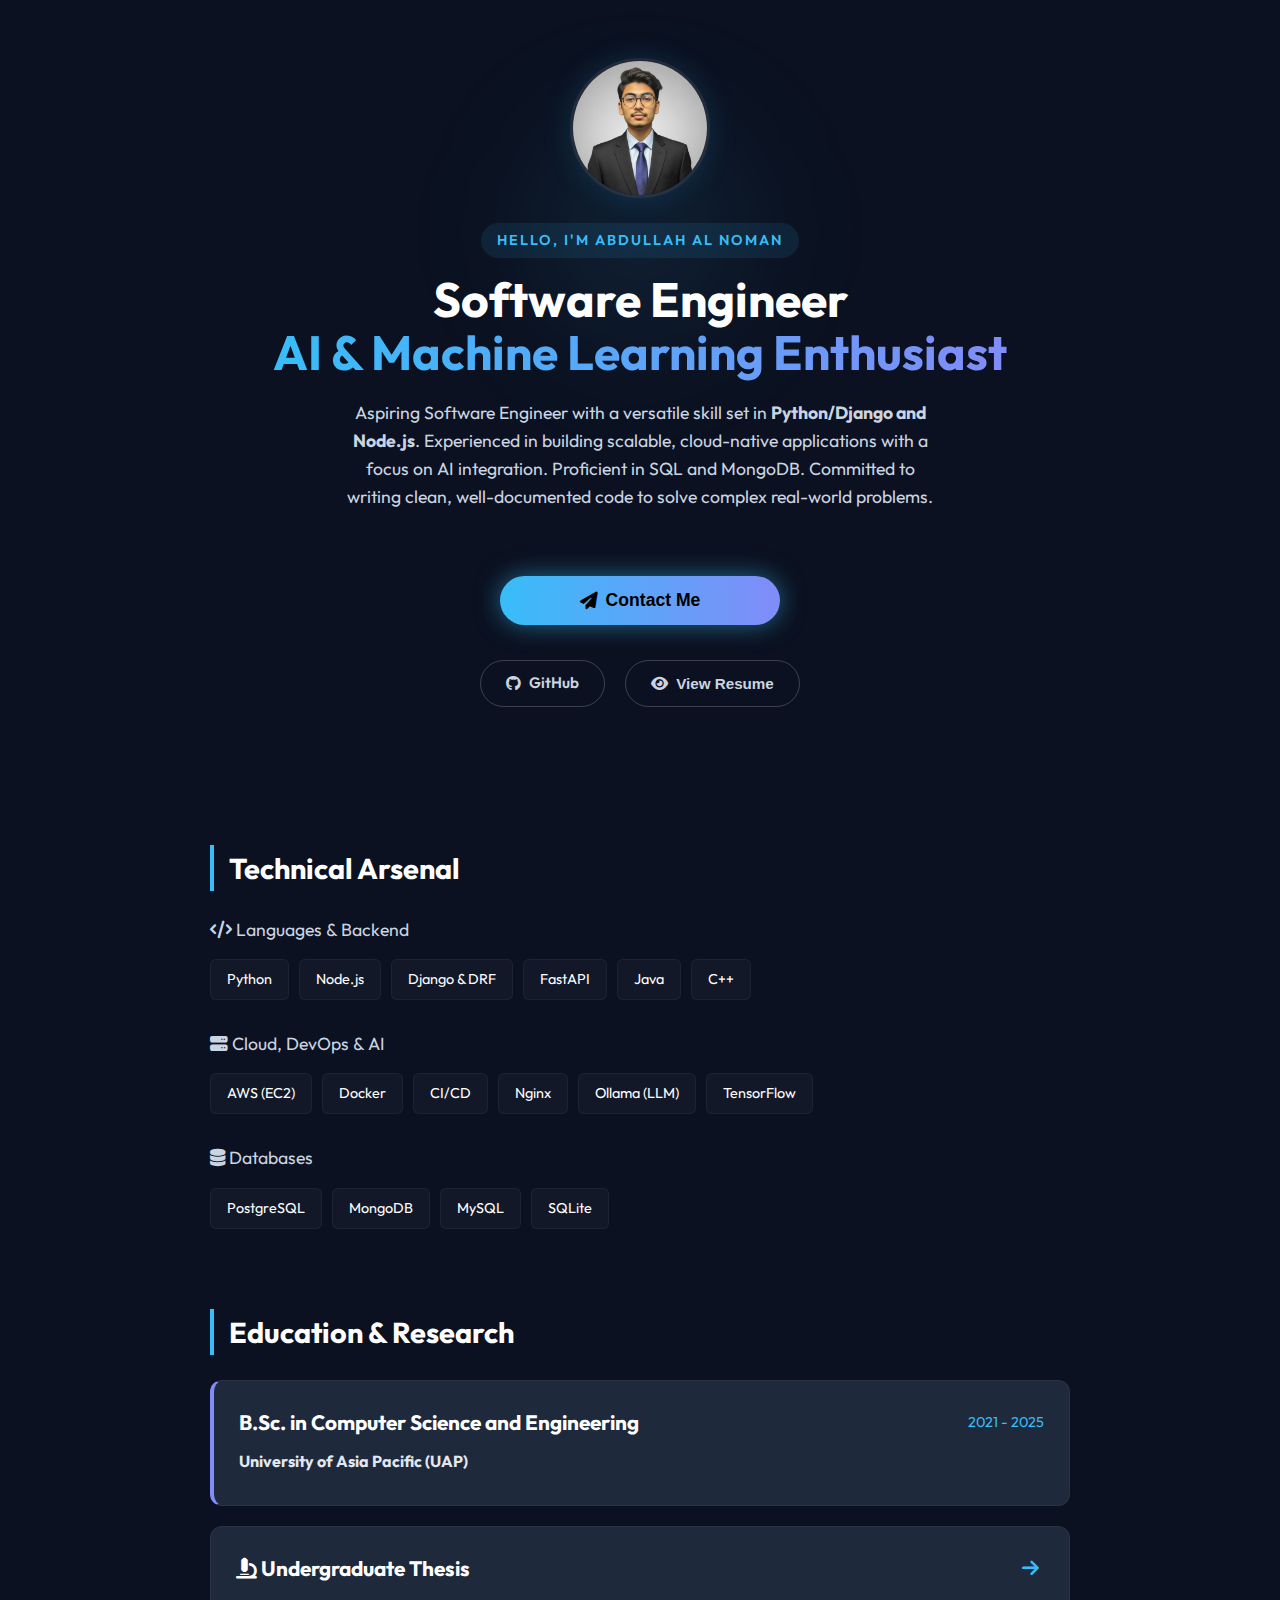
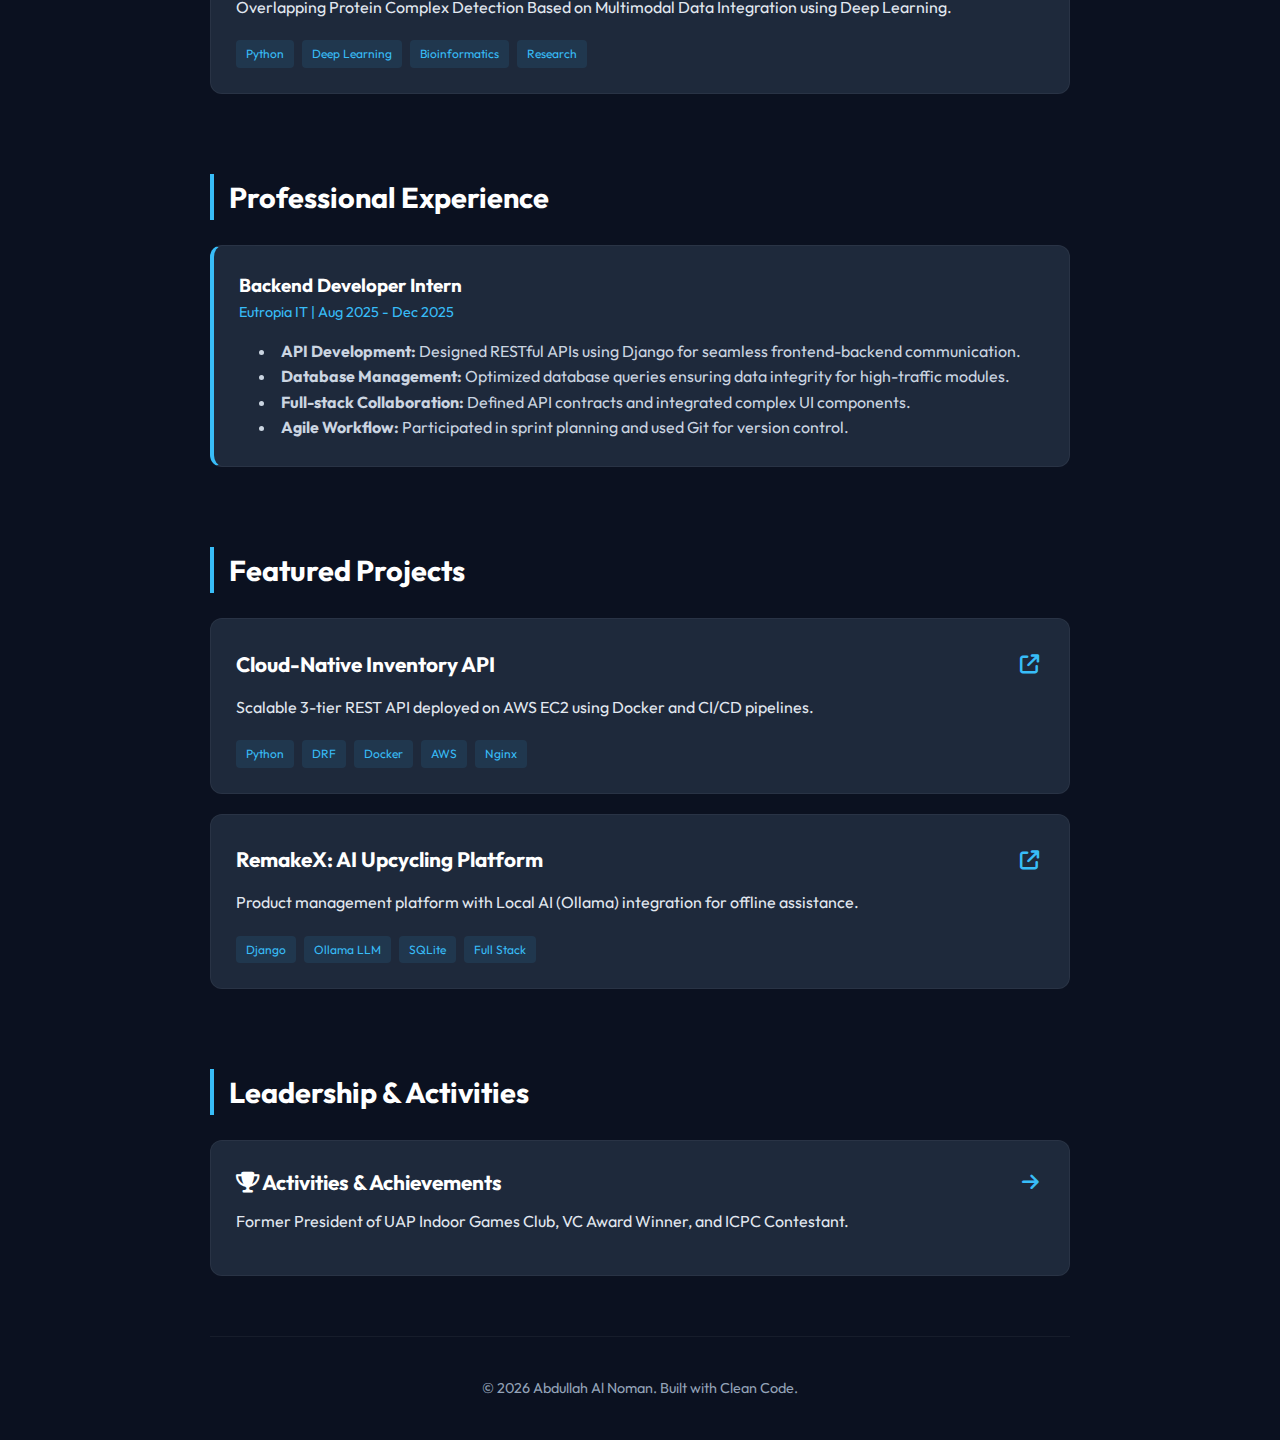
<file: index.html>
<!DOCTYPE html>
<html lang="en">
<head>
    <meta charset="UTF-8">
    <meta name="viewport" content="width=device-width, initial-scale=1.0">
    <title>Abdullah Al Noman | Software Engineer</title>
    <link href="https://fonts.googleapis.com/css2?family=Outfit:wght@300;400;600;700&display=swap" rel="stylesheet">
    <link rel="stylesheet" href="https://cdnjs.cloudflare.com/ajax/libs/font-awesome/6.4.0/css/all.min.css">
    <link rel="stylesheet" href="style.css">
</head>
<body>

    <div class="container">
        
        <!-- HERO SECTION -->
        <header>
            <div class="glow-bg"></div>
            <img src="profile.jpg" alt="Abdullah Al Noman" class="profile-img">
            
            <span class="hero-tag">Hello, I'm Abdullah Al Noman</span>
            
            <h1>
                Software Engineer <br> 
                <span class="gradient-text">AI & Machine Learning Enthusiast</span>
            </h1>
            
            <p class="hero-sub">
                Aspiring Software Engineer with a versatile skill set in <strong>Python/Django and Node.js</strong>. 
                Experienced in building scalable, cloud-native applications with a focus on AI integration. 
                Proficient in SQL and MongoDB. Committed to writing clean, well-documented code to solve complex real-world problems.
            </p>
            
            <!-- Call to Action -->
            <div class="cta-wrapper">
                <button onclick="openModal('contactModal')" class="btn btn-primary main-cta">
                    <i class="fa-solid fa-paper-plane"></i> Contact Me
                </button>

                <div class="secondary-actions">
                    <a href="https://github.com/official-noman" target="_blank" class="btn btn-outline small-btn">
                        <i class="fa-brands fa-github"></i> GitHub
                    </a>
                    <!-- Resume Button triggers Modal now -->
                    <button onclick="openModal('resumeModal')" class="btn btn-outline small-btn">
                        <i class="fa-solid fa-eye"></i> View Resume
                    </button>
                </div>
            </div>
        </header>

        <!-- SKILLS SECTION -->
        <section>
            <h2>Technical Arsenal</h2>
            
            <div class="skill-category">
                <h3><i class="fa-solid fa-code"></i> Languages & Backend</h3>
                <div class="skills-grid">
                    <div class="skill-item">Python</div>
                    <div class="skill-item">Node.js</div>
                    <div class="skill-item">Django & DRF</div>
                    <div class="skill-item">FastAPI</div>
                    <div class="skill-item">Java</div>
                    <div class="skill-item">C++</div>
                </div>
            </div>

            <div class="skill-category">
                <h3><i class="fa-solid fa-server"></i> Cloud, DevOps & AI</h3>
                <div class="skills-grid">
                    <div class="skill-item">AWS (EC2)</div>
                    <div class="skill-item">Docker</div>
                    <div class="skill-item">CI/CD</div>
                    <div class="skill-item">Nginx</div>
                    <div class="skill-item">Ollama (LLM)</div>
                    <div class="skill-item">TensorFlow</div>
                </div>
            </div>

            <div class="skill-category">
                <h3><i class="fa-solid fa-database"></i> Databases</h3>
                <div class="skills-grid">
                    <div class="skill-item">PostgreSQL</div>
                    <div class="skill-item">MongoDB</div>
                    <div class="skill-item">MySQL</div>
                    <div class="skill-item">SQLite</div>
                </div>
            </div>
        </section>

        <!-- EDUCATION & THESIS SECTION (NEW) -->
        <section>
            <h2>Education & Research</h2>
            
            <!-- Education Card -->
            <div class="project-card" style="cursor: default; border-left: 4px solid var(--accent-secondary);">
                <div class="card-header">
                    <h3>B.Sc. in Computer Science and Engineering</h3>
                    <span style="color: var(--accent-primary); font-size: 0.9rem;">2021 - 2025</span>
                </div>
                <p style="margin-bottom: 5px;"><strong>University of Asia Pacific (UAP)</strong></p>
                <!-- <p style="font-size: 0.9rem; color: #cbd5e1;">CGPA: 3.25/4.00 | <strong>Vice Chancellor’s (VC) Award</strong> recipient.</p> -->
            </div>

            <!-- Thesis Card (Clickable) -->
            <div class="project-card" onclick="openModal('thesisModal')">
                <div class="card-header">
                    <h3><i class="fa-solid fa-microscope"></i> Undergraduate Thesis</h3>
                    <i class="fa-solid fa-arrow-right icon-link"></i>
                </div>
                <p>Overlapping Protein Complex Detection Based on Multimodal Data Integration using Deep Learning.</p>
                <div class="tech-stack">
                    <span>Python</span> <span>Deep Learning</span> <span>Bioinformatics</span> <span>Research</span>
                </div>
            </div>
        </section>

        <!-- EXPERIENCE SECTION (UPDATED) -->
        <section>
            <h2>Professional Experience</h2>
            <div class="project-card" style="cursor: default; border-left: 4px solid var(--accent-primary);">
                <h3 style="color: #fff;">Backend Developer Intern</h3>
                <p style="color: var(--accent-primary); font-size: 0.9rem; margin-bottom: 15px;">Eutropia IT | Aug 2025 - Dec 2025</p>
                <ul style="margin-left: 20px; color: #cbd5e1;">
                    <li><strong>API Development:</strong> Designed RESTful APIs using Django for seamless frontend-backend communication.</li>
                    <li><strong>Database Management:</strong> Optimized database queries ensuring data integrity for high-traffic modules.</li>
                    <li><strong>Full-stack Collaboration:</strong> Defined API contracts and integrated complex UI components.</li>
                    <li><strong>Agile Workflow:</strong> Participated in sprint planning and used Git for version control.</li>
                </ul>
            </div>
        </section>

        <!-- PROJECTS SECTION -->
        <section>
            <h2>Featured Projects</h2>
            
            <!-- Project 1 -->
            <div class="project-card" onclick="openModal('projectModal1')">
                <div class="card-header">
                    <h3>Cloud-Native Inventory API</h3>
                    <a href="https://github.com/official-noman/django-docker-aws-cicd" target="_blank" class="icon-link" onclick="event.stopPropagation()">
                        <i class="fa-solid fa-arrow-up-right-from-square"></i>
                    </a>
                </div>
                <p>Scalable 3-tier REST API deployed on AWS EC2 using Docker and CI/CD pipelines.</p>
                <div class="tech-stack">
                    <span>Python</span> <span>DRF</span> <span>Docker</span> <span>AWS</span> <span>Nginx</span>
                </div>
            </div>

            <!-- Project 2 -->
            <div class="project-card" onclick="openModal('projectModal2')">
                <div class="card-header">
                    <h3>RemakeX: AI Upcycling Platform</h3>
                    <a href="https://github.com/official-noman/Remake_X" target="_blank" class="icon-link" onclick="event.stopPropagation()">
                        <i class="fa-solid fa-arrow-up-right-from-square"></i>
                    </a>
                </div>
                <p>Product management platform with Local AI (Ollama) integration for offline assistance.</p>
                <div class="tech-stack">
                    <span>Django</span> <span>Ollama LLM</span> <span>SQLite</span> <span>Full Stack</span>
                </div>
            </div>
        </section>
        
        <!-- LEADERSHIP SECTION -->
        <section>
            <h2>Leadership & Activities</h2>
            <div class="project-card" onclick="openModal('activityModal')">
                <div class="card-header">
                    <h3><i class="fa-solid fa-trophy"></i> Activities & Achievements</h3>
                    <i class="fa-solid fa-arrow-right icon-link"></i>
                </div>
                <p>Former President of UAP Indoor Games Club, VC Award Winner, and ICPC Contestant.</p>
            </div>
        </section>

        <footer>
            <p>&copy; 2026 Abdullah Al Noman. Built with Clean Code.</p>
        </footer>

    </div>

    <!-- ================= MODALS ================= -->

    <!-- 1. RESUME MODAL (NEW) -->
    <div class="modal-overlay" id="resumeModal">
        <div class="modal-box large-box" style="height: 90vh;">
            <span class="close-btn" onclick="closeModal('resumeModal')">&times;</span>
            <div style="display: flex; justify-content: space-between; align-items: center; margin-bottom: 15px;">
                <h2>Resume Preview</h2>
                <a href="resume.pdf" download="Abdullah_Al_Noman_Resume" class="btn btn-primary" style="padding: 8px 20px; font-size: 0.9rem;">
                    <i class="fa-solid fa-download"></i> Download PDF
                </a>
            </div>
            <!-- Resume Display Iframe -->
            <iframe src="resume.pdf" width="100%" height="100%" style="border: none; border-radius: 8px; background: #fff;"></iframe>
        </div>
    </div>

    <!-- 2. THESIS MODAL (NEW) -->
    <div class="modal-overlay" id="thesisModal">
        <div class="modal-box large-box">
            <span class="close-btn" onclick="closeModal('thesisModal')">&times;</span>
            <h2>🔬 Research & Thesis</h2>
            <h4 style="color: #fff; margin-bottom: 5px;">Title: Overlapping Protein Complex Detection Based on Multimodal Data Integration</h4>
            <p style="color: var(--accent-primary); font-size: 0.9rem;">Supervisor: Md. Shahidul Islam | University of Asia Pacific</p>
            
            <div class="modal-content-scroll">
                <h4>Abstract</h4>
                <p>Addressed limitations of traditional "hard clustering" in bioinformatics by proposing a Deep Learning-based framework to detect overlapping protein complexes using multi-modal biological data.</p>
                
                <h4>Key Contributions</h4>
                <ul>
                    <li>Developed a novel feature fusion technique combining <strong>Network Topology (Node2Vec)</strong>, <strong>Amino Acid Composition (AAC)</strong>, and <strong>Physicochemical properties</strong>.</li>
                    <li>Implemented an <strong>Adaptive Neural Network</strong> clustering approach that identified 80 optimal clusters without manual tuning.</li>
                </ul>

                <h4>Outcome & Tech Stack</h4>
                <ul>
                    <li><strong>Accuracy:</strong> Achieved 97.78% Protein-level Accuracy and 0.989 F1-Score.</li>
                    <li><strong>Tech:</strong> Python, TensorFlow, NetworkX, Scikit-learn, Node2Vec, Pandas.</li>
                </ul>
            </div>
        </div>
    </div>

    <!-- 3. PROJECT 1 MODAL -->
    <div class="modal-overlay" id="projectModal1">
        <div class="modal-box large-box">
            <span class="close-btn" onclick="closeModal('projectModal1')">&times;</span>
            <h2>🚀 Cloud-Native Inventory API</h2>
            <div class="tech-stack" style="margin-bottom: 15px;"><span>AWS</span> <span>Docker</span> <span>CI/CD</span></div>
            <div class="modal-content-scroll">
                <p><strong>Description:</strong> Built a scalable 3-tier REST API for inventory tracking, designed for high availability.</p>
                <h4>Key Features</h4>
                <ul>
                    <li>Deployed on <strong>AWS EC2</strong> using Docker containers.</li>
                    <li>Implemented <strong>CI/CD pipeline</strong> via GitHub Actions for automated testing.</li>
                    <li>Managed PostgreSQL database with persistent storage.</li>
                </ul>
                <br>
                <a href="https://github.com/official-noman/django-docker-aws-cicd" target="_blank" class="btn btn-primary">View GitHub</a>
            </div>
        </div>
    </div>

    <!-- 4. PROJECT 2 MODAL -->
    <div class="modal-overlay" id="projectModal2">
        <div class="modal-box large-box">
            <span class="close-btn" onclick="closeModal('projectModal2')">&times;</span>
            <h2>♻️ RemakeX: AI Platform</h2>
            <div class="tech-stack" style="margin-bottom: 15px;"><span>Django</span> <span>Ollama</span> <span>Local AI</span></div>
            <div class="modal-content-scroll">
                <p><strong>Description:</strong> A product management platform promoting eco-friendly practices with AI assistance.</p>
                <h4>Key Features</h4>
                <ul>
                    <li>Engineered a local chatbot using <strong>Ollama (LLM)</strong> for privacy-preserving, offline assistance.</li>
                    <li>System Architecture: Separated core logic, UI, and AI services for modularity.</li>
                    <li>Used SQLite for rapid prototyping and Django Templates for UI.</li>
                </ul>
                <br>
                <a href="https://github.com/official-noman/Remake_X" target="_blank" class="btn btn-primary">View GitHub</a>
            </div>
        </div>
    </div>

    <!-- 5. ACTIVITY MODAL -->
    <div class="modal-overlay" id="activityModal">
        <div class="modal-box large-box">
            <span class="close-btn" onclick="closeModal('activityModal')">&times;</span>
            <h2>🏆 Achievements & Leadership</h2>
            <div class="modal-content-scroll">
                <h4>Programming & Contests</h4>
                <ul>
                    <li>Selected for the <strong>ICPC 2022 Preliminary Round</strong>.</li>
                    <li>Participant in <strong>Inter University Math Olympiad</strong> & Ideathon 3.0.</li>
                    <li>Received <strong>VC Award</strong> for academic excellence (7th Semester).</li>
                </ul>
                <h4>Leadership</h4>
                <p><strong>President | UAP Indoor Games Club (2024 - 2025)</strong></p>
                <p>Led executive committee to organize tournaments and managed sponsorships.</p>
                <h4>Volunteering</h4>
                <p><strong>Volunteer | 45th ICPC World Finals (Nov '22)</strong></p>
                <p>Assisted in event logistics and guided international delegates.</p>
            </div>
        </div>
    </div>

    <!-- 6. CONTACT MODAL -->
    <div class="modal-overlay" id="contactModal">
        <div class="modal-box small-box">
            <span class="close-btn" onclick="closeModal('contactModal')">&times;</span>
            <h3>Get In Touch</h3>
            <ul class="contact-list">
                <a href="mailto:official.aanoman@gmail.com"><li class="contact-item"><i class="fa-solid fa-envelope contact-icon"></i> official.aanoman@gmail.com</li></a>
                <a href="tel:+8801880495849"><li class="contact-item"><i class="fa-solid fa-phone contact-icon"></i> +88 01880495849</li></a>
                <a href="https://linkedin.com/in/abdullah-al-noman-772999376/" target="_blank"><li class="contact-item"><i class="fa-brands fa-linkedin contact-icon"></i> LinkedIn Profile</li></a>
            </ul>
        </div>
    </div>

    <script src="script.js"></script>
</body>
</html>
</file>
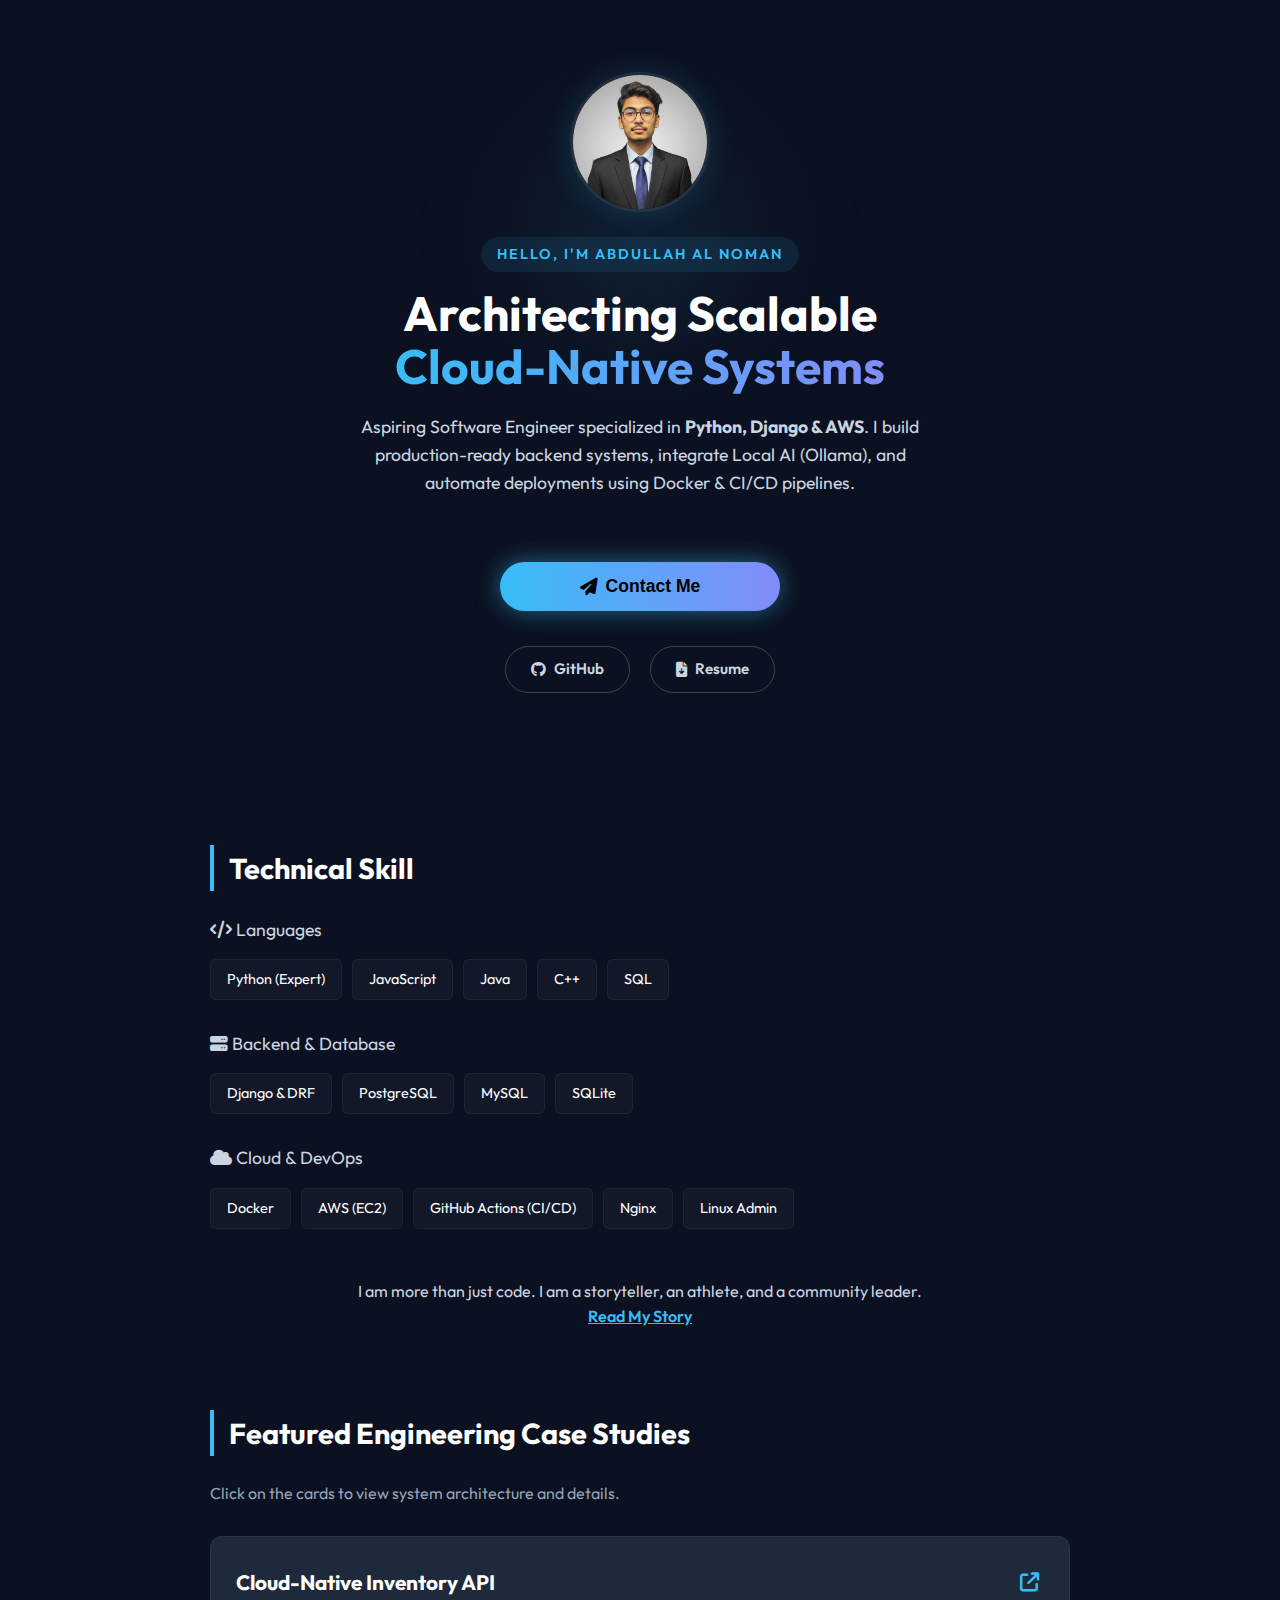
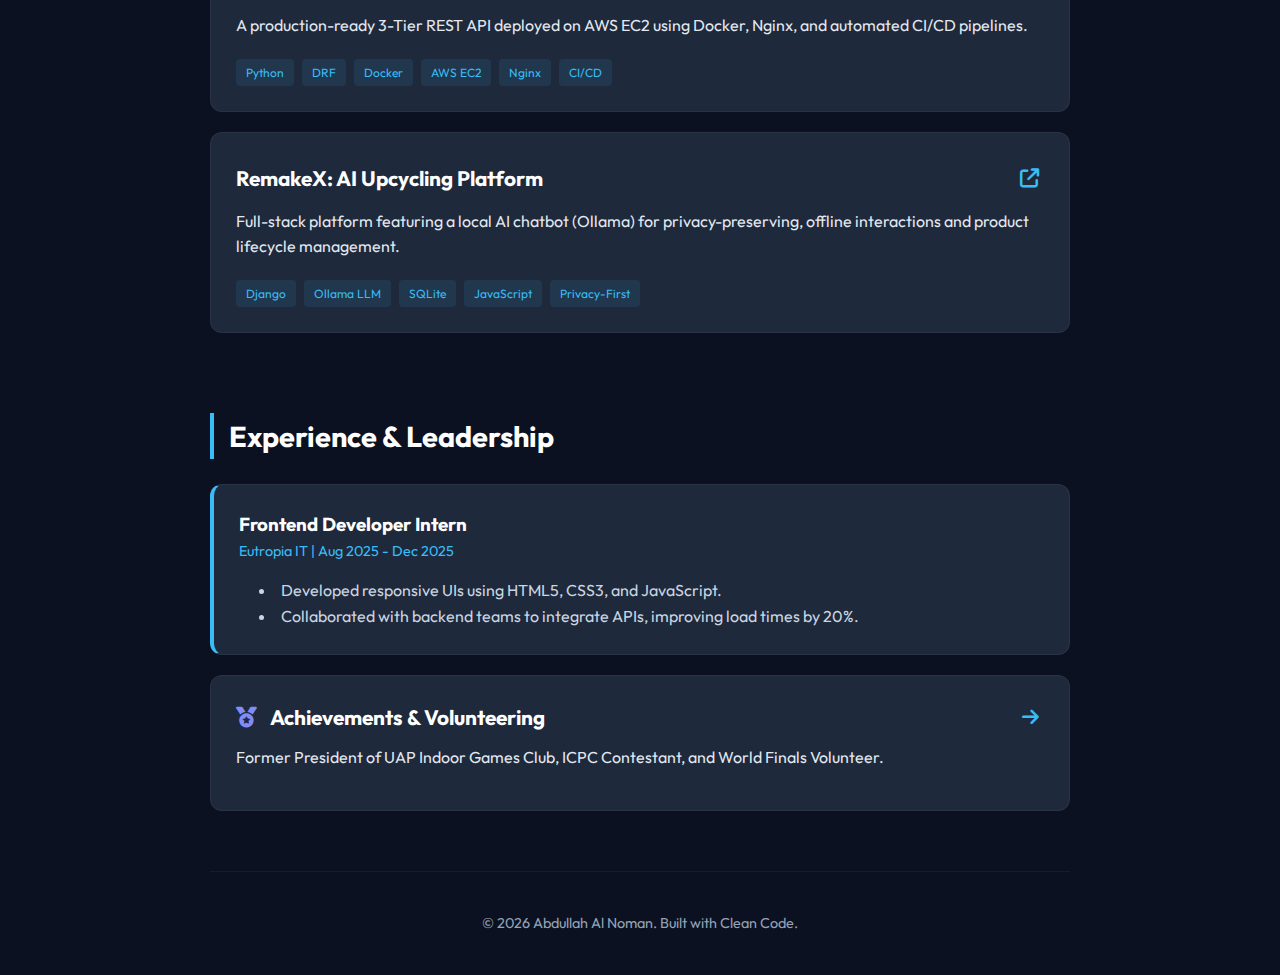
<file: Noman/Documents/Portfolio/index.html>
<!DOCTYPE html>
<html lang="en">
<head>
    <meta charset="UTF-8">
    <meta name="viewport" content="width=device-width, initial-scale=1.0">
    <title>Abdullah Al Noman | Software Engineer</title>
    
    <!-- Google Fonts (Outfit for a modern, tech look) -->
    <link href="https://fonts.googleapis.com/css2?family=Outfit:wght@300;400;600;700&display=swap" rel="stylesheet">
    
    <!-- FontAwesome Icons (For logos and symbols) -->
    <link rel="stylesheet" href="https://cdnjs.cloudflare.com/ajax/libs/font-awesome/6.4.0/css/all.min.css">
    
    <!-- Link to the CSS file -->
    <link rel="stylesheet" href="style.css">
</head>
<body>

    <div class="container">
        
        <!-- =========================================
             HERO SECTION (Introduction)
        ========================================== -->
        <header>
            <div class="glow-bg"></div> <!-- Background light effect -->
            
            <!-- Profile Image -->
            <img src="profile.jpg" alt="Abdullah Al Noman" class="profile-img">
            
            <span class="hero-tag">Hello, I'm Abdullah Al Noman</span>
            
            <!-- Main Headline -->
            <h1>
                Architecting Scalable <br> 
                <span class="gradient-text">Cloud-Native Systems</span>
            </h1>
            
            <!-- Sub-headline / Bio -->
            <p class="hero-sub">
                Aspiring Software Engineer specialized in <strong>Python, Django & AWS</strong>. 
                I build production-ready backend systems, integrate Local AI (Ollama), 
                and automate deployments using Docker & CI/CD pipelines.
            </p>
            
            <!-- Call to Action Buttons -->
            <div class="cta-wrapper">
    
    <!-- Primary Action  -->
    <button onclick="openModal('contactModal')" class="btn btn-primary main-cta">
        <i class="fa-solid fa-paper-plane"></i> Contact Me
    </button>

    <!-- Secondary Actions -->
    <div class="secondary-actions">
        <a href="https://github.com/official-noman" target="_blank" class="btn btn-outline small-btn">
            <i class="fa-brands fa-github"></i> GitHub
        </a>
        
        <!-- Resume Button -->
        <a href="resume.pdf" download="Abdullah_Al_Noman_Resume" class="btn btn-outline small-btn">
            <i class="fa-solid fa-file-arrow-down"></i> Resume
        </a>
    </div>

</div>
        </header>

        <!-- =========================================
             SKILLS SECTION (Categorized)
        ========================================== -->
        <section>
            <h2>Technical Skill</h2>
            
            <!-- Category: Languages -->
            <div class="skill-category">
                <h3><i class="fa-solid fa-code"></i> Languages</h3>
                <div class="skills-grid">
                    <div class="skill-item">Python (Expert)</div>
                    <div class="skill-item">JavaScript</div>
                    <div class="skill-item">Java</div>
                    <div class="skill-item">C++</div>
                    <div class="skill-item">SQL</div>
                </div>
            </div>

            <!-- Category: Backend -->
            <div class="skill-category">
                <h3><i class="fa-solid fa-server"></i> Backend & Database</h3>
                <div class="skills-grid">
                    <div class="skill-item">Django & DRF</div>
                    <div class="skill-item">PostgreSQL</div>
                    <div class="skill-item">MySQL</div>
                    <div class="skill-item">SQLite</div>
                </div>
            </div>

            <!-- Category: DevOps -->
            <div class="skill-category">
                <h3><i class="fa-solid fa-cloud"></i> Cloud & DevOps</h3>
                <div class="skills-grid">
                    <div class="skill-item">Docker</div>
                    <div class="skill-item">AWS (EC2)</div>
                    <div class="skill-item">GitHub Actions (CI/CD)</div>
                    <div class="skill-item">Nginx</div>
                    <div class="skill-item">Linux Admin</div>
                </div>
            </div>
        </section>

        <!-- About Me Preview Section -->
<section style="margin-top: 50px; text-align: center;">
    <p style="color: #cbd5e1; max-width: 700px; margin: 0 auto;">
        I am more than just code. I am a storyteller, an athlete, and a community leader.
        <br>
        <span onclick="openModal('aboutModal')" style="color: var(--accent-primary); cursor: pointer; font-weight: 600; text-decoration: underline;">
            Read My Story
        </span>
    </p>
</section>

<!-- About Me Modal (Personal Touch) -->
<div class="modal-overlay" id="aboutModal">
    <div class="modal-box large-box">
        <span class="close-btn" onclick="closeModal('aboutModal')">&times;</span>
        <h2>👨‍💻 Behind the Code</h2>
        
        <div class="modal-content-scroll">
            <p>Hi, I'm <strong>Abdullah Al Noman</strong>. While my GitHub shows my commit history, it doesn't tell the full story.</p>
            
            <h4 style="color: var(--accent-primary); margin-top: 20px;">🚀 Why Engineering?</h4>
            <p>I’ve always been fascinated by how abstract logic can solve real-world problems. Whether it's optimizing an algorithm for a contest or building a sustainable upcycling platform like <strong>RemakeX</strong>, I love the thrill of creating something impactful.</p>
            
            <h4 style="color: var(--accent-primary); margin-top: 20px;">⚽ The Team Player</h4>
            <p>My time on the football field and table tennis court taught me resilience. Programming contests taught me how to handle pressure. As the <strong>President of the Indoor Games Club</strong>, I learned that leading a team is about empathy, not just orders.</p>
            
            <h4 style="color: var(--accent-primary); margin-top: 20px;">✍️ The Creative Side</h4>
            <p>When I'm not debugging, I write stories and poems. This creative outlet helps me approach technical problems with a fresh perspective. I believe the best software engineers are those who can think like artists.</p>
        </div>
    </div>
</div>

        <!-- =========================================
             PROJECTS SECTION (Case Studies)
        ========================================== -->
        <section>
            <h2>Featured Engineering Case Studies</h2>
            <p style="color: #94a3b8; margin-bottom: 30px;">Click on the cards to view system architecture and details.</p>
            
            <!-- Project 1: Cloud Native API -->
            <!-- 'onclick' opens the detailed modal. 'preventPropagation' on the icon allows separate link clicking -->
            <div class="project-card" onclick="openModal('projectModal1')">
                <div class="card-header">
                    <h3>Cloud-Native Inventory API</h3>
                    <!-- Direct Link to Repo -->
                    <a href="https://github.com/official-noman/django-docker-aws-cicd" target="_blank" class="icon-link" onclick="event.stopPropagation()">
                        <i class="fa-solid fa-arrow-up-right-from-square"></i>
                    </a>
                </div>
                <p>A production-ready 3-Tier REST API deployed on AWS EC2 using Docker, Nginx, and automated CI/CD pipelines.</p>
                <div class="tech-stack">
                    <span>Python</span> <span>DRF</span> <span>Docker</span> <span>AWS EC2</span> <span>Nginx</span> <span>CI/CD</span>
                </div>
            </div>

            <!-- Project 2: RemakeX AI -->
            <div class="project-card" onclick="openModal('projectModal2')">
                <div class="card-header">
                    <h3>RemakeX: AI Upcycling Platform</h3>
                    <!-- Direct Link to Repo -->
                    <a href="https://github.com/official-noman/Remake_X" target="_blank" class="icon-link" onclick="event.stopPropagation()">
                        <i class="fa-solid fa-arrow-up-right-from-square"></i>
                    </a>
                </div>
                <p>Full-stack platform featuring a local AI chatbot (Ollama) for privacy-preserving, offline interactions and product lifecycle management.</p>
                <div class="tech-stack">
                    <span>Django</span> <span>Ollama LLM</span> <span>SQLite</span> <span>JavaScript</span> <span>Privacy-First</span>
                </div>
            </div>

        </section>

        <!-- =========================================
             EXPERIENCE & LEADERSHIP SECTION
        ========================================== -->
        <section>
            <h2>Experience & Leadership</h2>
            
            <!-- Internship Experience -->
            <div class="project-card" style="cursor: default; border-left: 4px solid #38bdf8;">
                <h3 style="color: #fff;">Frontend Developer Intern</h3>
                <p style="color: var(--accent-primary); font-size: 0.9rem;">Eutropia IT | Aug 2025 - Dec 2025</p>
                <ul style="margin-left: 20px; color: #cbd5e1; margin-top: 10px;">
                    <li>Developed responsive UIs using HTML5, CSS3, and JavaScript.</li>
                    <li>Collaborated with backend teams to integrate APIs, improving load times by 20%.</li>
                </ul>
            </div>

            <!-- Co-curricular Activities (Clickable) -->
            <div class="project-card" onclick="openModal('activityModal')" style="cursor: pointer; margin-top: 20px;">
                <div class="card-header">
                    <h3><i class="fa-solid fa-medal" style="color: var(--accent-secondary); margin-right: 10px;"></i> Achievements & Volunteering</h3>
                    <i class="fa-solid fa-arrow-right icon-link"></i>
                </div>
                <p>Former President of UAP Indoor Games Club, ICPC Contestant, and World Finals Volunteer.</p>
            </div>
        </section>

        <!-- Footer -->
        <footer>
            <p>&copy; 2026 Abdullah Al Noman. Built with Clean Code.</p>
        </footer>

    </div>

    <!-- =========================================
         MODALS (Pop-ups)
    ========================================== -->

    <!-- 1. Contact Modal -->
    <div class="modal-overlay" id="contactModal">
        <div class="modal-box small-box">
            <span class="close-btn" onclick="closeModal('contactModal')">&times;</span>
            <h3>Get In Touch</h3>
            <ul class="contact-list">
                <a href="mailto:official.aanoman@gmail.com">
                    <li class="contact-item"><i class="fa-solid fa-envelope contact-icon"></i> official.aanoman@gmail.com</li>
                </a>
                <a href="tel:+8801880495849">
                    <li class="contact-item"><i class="fa-solid fa-phone contact-icon"></i> +88 01880495849</li>
                </a>
                <a href="https://wa.me/8801880495849" target="_blank">
                    <li class="contact-item"><i class="fa-brands fa-whatsapp contact-icon"></i> WhatsApp Message</li>
                </a>
                <a href="https://www.linkedin.com/in/abdullah-al-noman-772999376/" target="_blank">
                    <li class="contact-item"><i class="fa-brands fa-linkedin contact-icon"></i> LinkedIn Profile</li>
                </a>
            </ul>
        </div>
    </div>

    <!-- 2. Project Modal: Cloud Native API (Details from README) -->
    <div class="modal-overlay" id="projectModal1">
        <div class="modal-box large-box">
            <span class="close-btn" onclick="closeModal('projectModal1')">&times;</span>
            
            <h2>🚀 Cloud-Native Inventory Management API</h2>
            <div class="tech-stack" style="margin-bottom: 20px;">
                <span>AWS EC2</span> <span>Docker</span> <span>Nginx</span> <span>CI/CD</span>
            </div>

            <div class="modal-content-scroll">
                <h4>Overview</h4>
                <p>A production-ready <strong>3-Tier REST API</strong> built with Django & PostgreSQL, containerized with Docker, served via Nginx Reverse Proxy, and deployed on AWS EC2 with fully automated CI/CD pipelines.</p>
                
                <h4>🏗 Architecture</h4>
                <div class="code-block">
                    User -> Nginx (Reverse Proxy) -> Django (Gunicorn) -> PostgreSQL
                    <br>
                    (Orchestrated by Docker Compose on AWS EC2)
                </div>

                <h4>🌟 Key Features</h4>
                <ul>
                    <li><strong>Containerization:</strong> Fully Dockerized environment ensuring consistency across Dev and Prod.</li>
                    <li><strong>Reverse Proxy:</strong> Nginx configured as a secure gateway and static file handler.</li>
                    <li><strong>CI/CD Automation:</strong> GitHub Actions pipeline triggers on every push to build and deploy.</li>
                    <li><strong>Optimization:</strong> Configured swap memory on AWS EC2 (t2.micro) to prevent OOM crashes.</li>
                </ul>

                <h4>🛠 Tech Stack</h4>
                <ul>
                    <li><strong>Backend:</strong> Python, Django REST Framework</li>
                    <li><strong>Infrastructure:</strong> AWS EC2 (Ubuntu), Docker, Docker Compose</li>
                    <li><strong>Database:</strong> PostgreSQL 13 (Persistent Volumes)</li>
                </ul>

                <br>
                <a href="https://github.com/official-noman/django-docker-aws-cicd" target="_blank" class="btn btn-primary" style="font-size: 0.9rem;">View Source Code</a>
            </div>
        </div>
    </div>

    <!-- 3. Project Modal: RemakeX (Details from README) -->
    <div class="modal-overlay" id="projectModal2">
        <div class="modal-box large-box">
            <span class="close-btn" onclick="closeModal('projectModal2')">&times;</span>
            
            <h2>♻️ RemakeX: AI-Powered Upcycling</h2>
            <div class="tech-stack" style="margin-bottom: 20px;">
                <span>Django</span> <span>Ollama (Local AI)</span> <span>Privacy-First</span>
            </div>

            <div class="modal-content-scroll">
                <h4>Overview</h4>
                <p>Remake_X is a full-stack web application that combines traditional product lifecycle management with a modern, sustainability-focused upcycling workflow. It integrates a <strong>local conversational AI chatbot</strong> powered by <strong>Ollama</strong>.</p>
                
                <h4>🤖 Why Ollama & SQLite?</h4>
                <p>Running LLMs locally ensures <strong>data privacy</strong>, offline capabilities, and zero API costs. SQLite is used for rapid prototyping and ease of portability.</p>

                <h4>🚀 Key Features</h4>
                <ul>
                    <li><strong>Local AI Chatbot:</strong> Privacy-preserving, offline LLM interactions (Llama 3 / Mistral).</li>
                    <li><strong>Upcycling Module:</strong> Track product lifecycle extensions and eco-friendly practices.</li>
                    <li><strong>Separation of Concerns:</strong> Clear distinction between core logic, UI, and AI services.</li>
                </ul>

                <h4>🏗 System Architecture</h4>
                <div class="code-block">
                    Browser -> Django Views -> Local AI Engine (Ollama)
                                     |
                                     v
                              SQLite Database
                </div>

                <br>
                <a href="https://github.com/official-noman/Remake_X" target="_blank" class="btn btn-primary" style="font-size: 0.9rem;">View Source Code</a>
            </div>
        </div>
    </div>

    <!-- 4. Activity Modal -->
    <div class="modal-overlay" id="activityModal">
    <div class="modal-box large-box">
        <span class="close-btn" onclick="closeModal('activityModal')">&times;</span>
        <h2>🏆 Activities & Involvements</h2>
        
        <div class="modal-content-scroll">
            
            <!-- Programming & Ideathon -->
            <div class="activity-section">
                <h4>Programming & Innovation</h4>
                <ul>
                    <li>Selected for <strong>ICPC 2022 Preliminary</strong>.</li>
                    <li>Active Participant in multiple Intra-University Programming Contests.</li>
                    <li>Participant in <strong>Inter-University Ideathon</strong> (Focused on tech-based problem solving).</li>
                </ul>
            </div>

            <!-- Leadership -->
            <div class="activity-section">
                <h4>Leadership</h4>
                <p><strong>President | UAP Indoor Games Club</strong></p>
                <p>Led the club activities, organized tournaments, and managed a team of volunteers.</p>
            </div>

            <!-- Sports -->
            <div class="activity-section">
                <h4>Sports & Teamwork</h4>
                <p><strong>University Athlete</strong></p>
                <p>Represented the university in <strong>Inter-University Football Tournament</strong> and <strong>Table Tennis Tournament</strong>.</p>
            </div>

            <!-- Volunteering -->
            <div class="activity-section">
                <h4>Volunteering</h4>
                <p><strong>Volunteer | 45th ICPC World Finals (Nov '22)</strong></p>
                <p>Assisted international delegates and managed logistics for the global event in Dhaka.</p>
            </div>

        </div>
    </div>
</div>

    <!-- Link to the JS file -->
    <script src="script.js"></script>
</body>
</html>
</file>
<file: style.css>
/* =========================================
   VARIABLES & GLOBAL RESETS
========================================== */
:root {
    --bg-color: #0b1120;       /* Deep Dark Background */
    --text-color: #94a3b8;     /* Standard Gray Text */
    --text-light: #e2e8f0;     /* High Contrast Text (Fixes violet issue) */
    --white: #ffffff;
    --accent-primary: #38bdf8; /* Sky Blue - Main Action Color */
    --accent-secondary: #818cf8; /* Indigo - Gradient Support */
    --card-bg: #1e293b;        /* Card Background */
    --card-hover: #293548;     /* Card Hover State */
}

* { margin: 0; padding: 0; box-sizing: border-box; }

body { 
    font-family: 'Outfit', sans-serif; 
    background-color: var(--bg-color); 
    color: var(--text-color); 
    line-height: 1.6; 
    overflow-x: hidden; 
}

.container { max-width: 900px; margin: 0 auto; padding: 0 20px; position: relative; }
a { text-decoration: none; transition: 0.3s; }
ul { list-style-position: inside; }

/* =========================================
   HERO SECTION
========================================== */
header { 
    min-height: 85vh; 
    display: flex; flex-direction: column; justify-content: center; align-items: center; text-align: center; 
    position: relative; 
}

/* The glow behind the profile picture */
.glow-bg {
    position: absolute; width: 300px; height: 300px;
    background: radial-gradient(circle, rgba(56,189,248,0.15) 0%, rgba(0,0,0,0) 70%);
    top: 30%; left: 50%; transform: translate(-50%, -50%); z-index: -1; filter: blur(60px);
}

.profile-img {
    width: 140px; height: 140px; border-radius: 50%; object-fit: cover;
    border: 3px solid rgba(255, 255, 255, 0.1); margin-bottom: 25px;
    box-shadow: 0 0 30px rgba(56, 189, 248, 0.15);
}

.hero-tag {
    font-size: 0.9rem; color: var(--accent-primary); font-weight: 600; 
    text-transform: uppercase; letter-spacing: 2px; margin-bottom: 15px; 
    display: inline-block; background: rgba(56, 189, 248, 0.1); padding: 6px 16px; border-radius: 20px;
}

h1 { font-size: 3rem; font-weight: 700; line-height: 1.1; margin-bottom: 20px; color: var(--white); }

.gradient-text {
    background: linear-gradient(to right, var(--accent-primary), var(--accent-secondary));
    -webkit-background-clip: text; -webkit-text-fill-color: transparent;
}

.hero-sub { font-size: 1.1rem; max-width: 600px; margin: 0 auto 30px auto; color: #cbd5e1; }

/* Buttons */
.btn { display: inline-flex; align-items: center; gap: 8px; padding: 12px 28px; font-weight: 600; border-radius: 50px; cursor: pointer; transition: transform 0.2s; border: none; font-size: 1rem; }
.btn:hover { transform: translateY(-3px); }
.btn-primary { background: linear-gradient(90deg, var(--accent-primary), var(--accent-secondary)); color: #000; }
.btn-outline { background: rgba(255, 255, 255, 0.05); color: var(--white); border: 1px solid rgba(255, 255, 255, 0.2); }
.btn-outline:hover { background: rgba(255, 255, 255, 0.1); }

/* =========================================
   SKILLS & GENERAL HEADINGS
========================================== */
h2 { 
    color: var(--white); font-size: 1.8rem; margin-bottom: 25px; 
    border-left: 4px solid var(--accent-primary); padding-left: 15px; margin-top: 80px; 
}

.skill-category h3 { color: #cbd5e1; font-size: 1.1rem; margin-bottom: 15px; font-weight: 400; }
.skills-grid { display: flex; flex-wrap: wrap; gap: 10px; margin-bottom: 30px; }

.skill-item { 
    background: rgba(255, 255, 255, 0.03); padding: 8px 16px; border-radius: 6px; 
    border: 1px solid rgba(255, 255, 255, 0.05); color: var(--white); font-size: 0.9rem;
}

/* =========================================
   PROJECT CARDS (Clickable)
========================================== */
.project-card { 
    background: var(--card-bg); padding: 25px; border-radius: 12px; 
    border: 1px solid rgba(255, 255, 255, 0.05); transition: 0.3s;
    margin-bottom: 20px; cursor: pointer;
}

.project-card:hover { 
    background: var(--card-hover); 
    transform: translateY(-5px); 
    border-color: var(--accent-primary); 
    box-shadow: 0 10px 30px rgba(0,0,0,0.2);
}

.card-header { display: flex; justify-content: space-between; align-items: center; margin-bottom: 10px; }
.card-header h3 { color: var(--white); margin: 0; font-size: 1.3rem; }
.icon-link { color: var(--accent-primary); font-size: 1.2rem; transition: 0.2s; padding: 5px;}
.icon-link:hover { color: var(--white); transform: scale(1.1); }

/* Fix for the violet color issue - now it's light gray */
.project-card p { color: var(--text-light); font-size: 1rem; margin-bottom: 15px; }

.tech-stack span { 
    font-size: 0.75rem; background: rgba(56, 189, 248, 0.1); color: var(--accent-primary); 
    padding: 4px 10px; border-radius: 4px; margin-right: 5px; display: inline-block; margin-top: 5px;
}

/* =========================================
   MODAL STYLES (Popup)
========================================== */
.modal-overlay {
    position: fixed; top: 0; left: 0; width: 100%; height: 100%;
    background: rgba(0, 0, 0, 0.85); /* Dark transparent background */
    display: flex; justify-content: center; align-items: center;
    opacity: 0; visibility: hidden; transition: 0.3s; z-index: 1000; 
    backdrop-filter: blur(5px);
}

.modal-active { opacity: 1; visibility: visible; }

.modal-box {
    background: var(--card-bg); padding: 30px; border-radius: 15px; width: 90%; 
    position: relative; border: 1px solid rgba(255, 255, 255, 0.1); 
    transform: scale(0.9); transition: 0.3s;
    display: flex; flex-direction: column; max-height: 90vh; /* Limits height to screen */
}

.modal-active .modal-box { transform: scale(1); }

.small-box { max-width: 400px; }
.large-box { max-width: 700px; }

.close-btn { 
    position: absolute; top: 15px; right: 20px; font-size: 1.8rem; 
    cursor: pointer; color: var(--text-color); transition: 0.2s;
}
.close-btn:hover { color: var(--white); }

/* Scrollable area inside modal for long text */
.modal-content-scroll {
    overflow-y: auto; 
    margin-top: 10px; 
    padding-right: 10px;
}
/* Scrollbar styling */
.modal-content-scroll::-webkit-scrollbar { width: 6px; }
.modal-content-scroll::-webkit-scrollbar-thumb { background: #334155; border-radius: 3px; }

/* Styling for Markdown-like content inside modals */
.modal-box h2 { color: var(--white); margin-top: 0; border: none; font-size: 1.5rem; margin-bottom: 10px; padding: 0;}
.modal-box h4 { color: var(--accent-primary); margin-top: 20px; margin-bottom: 10px; font-size: 1.1rem; }
.modal-box p, .modal-box li { color: #cbd5e1; font-size: 0.95rem; margin-bottom: 8px; }
.modal-box ul { margin-left: 20px; margin-bottom: 15px; }

/* Code Block Styling */
.code-block {
    background: #0f172a; border: 1px solid #334155; padding: 15px; 
    border-radius: 6px; font-family: monospace; font-size: 0.85rem; 
    color: #a5b4fc; overflow-x: auto; margin-bottom: 15px;
}

/* Contact List inside Modal */
.contact-item {
    display: flex; align-items: center; background: rgba(255, 255, 255, 0.03); 
    padding: 12px; margin-bottom: 10px; border-radius: 8px; color: var(--white); transition: 0.3s;
}
.contact-item:hover { background: rgba(56, 189, 248, 0.15); }
.contact-icon { width: 30px; color: var(--accent-primary); font-size: 1.1rem; }

/* Footer */
footer { text-align: center; padding: 40px; border-top: 1px solid rgba(255,255,255,0.05); margin-top: 60px; font-size: 0.9rem; }

/* Mobile Responsiveness */
@media (max-width: 768px) {
    h1 { font-size: 2.2rem; }
    header { min-height: auto; padding: 60px 0; }
    .modal-box { padding: 20px; }
}

/* =========================================
   UPDATED CTA BUTTONS LAYOUT (Fixed Spacing)
========================================== */

.cta-wrapper {
    display: flex;
    flex-direction: column; /* Stack items vertically */
    align-items: center;
    gap: 30px; /* Increased gap to 30px for better visual separation */
    margin-top: 35px;
    width: 100%;
}

/* Primary Call-to-Action Button Styling */
.main-cta {
    padding: 14px 50px;
    font-size: 1.1rem;
    box-shadow: 0 0 25px rgba(56, 189, 248, 0.5); /* Glowing shadow effect */
    width: 100%;
    max-width: 280px;
    justify-content: center;
    /* Extra margin to prevent glow overlap with buttons below */
    margin-bottom: 5px; 
}

/* Container for Secondary Buttons (Side by Side) */
.secondary-actions {
    display: flex;
    gap: 20px; /* Gap between GitHub and Resume buttons */
    flex-wrap: wrap; /* Allow buttons to wrap on smaller screens */
    justify-content: center;
}

/* Secondary Buttons Styling */
.small-btn {
    padding: 10px 25px;
    font-size: 0.95rem;
    color: #cbd5e1;
    border-color: rgba(255, 255, 255, 0.2);
    background: transparent;
}

.small-btn:hover {
    background: rgba(255, 255, 255, 0.1);
    color: var(--white);
    border-color: var(--white);
    transform: translateY(-2px);
}
</file>
<file: Noman/Documents/Portfolio/style.css>
/* =========================================
   VARIABLES & GLOBAL RESETS
========================================== */
:root {
    --bg-color: #0b1120;       /* Deep Dark Background */
    --text-color: #94a3b8;     /* Standard Gray Text */
    --text-light: #e2e8f0;     /* High Contrast Text (Fixes violet issue) */
    --white: #ffffff;
    --accent-primary: #38bdf8; /* Sky Blue - Main Action Color */
    --accent-secondary: #818cf8; /* Indigo - Gradient Support */
    --card-bg: #1e293b;        /* Card Background */
    --card-hover: #293548;     /* Card Hover State */
}

* { margin: 0; padding: 0; box-sizing: border-box; }

body { 
    font-family: 'Outfit', sans-serif; 
    background-color: var(--bg-color); 
    color: var(--text-color); 
    line-height: 1.6; 
    overflow-x: hidden; 
}

.container { max-width: 900px; margin: 0 auto; padding: 0 20px; position: relative; }
a { text-decoration: none; transition: 0.3s; }
ul { list-style-position: inside; }

/* =========================================
   HERO SECTION
========================================== */
header { 
    min-height: 85vh; 
    display: flex; flex-direction: column; justify-content: center; align-items: center; text-align: center; 
    position: relative; 
}

/* The glow behind the profile picture */
.glow-bg {
    position: absolute; width: 300px; height: 300px;
    background: radial-gradient(circle, rgba(56,189,248,0.15) 0%, rgba(0,0,0,0) 70%);
    top: 30%; left: 50%; transform: translate(-50%, -50%); z-index: -1; filter: blur(60px);
}

.profile-img {
    width: 140px; height: 140px; border-radius: 50%; object-fit: cover;
    border: 3px solid rgba(255, 255, 255, 0.1); margin-bottom: 25px;
    box-shadow: 0 0 30px rgba(56, 189, 248, 0.15);
}

.hero-tag {
    font-size: 0.9rem; color: var(--accent-primary); font-weight: 600; 
    text-transform: uppercase; letter-spacing: 2px; margin-bottom: 15px; 
    display: inline-block; background: rgba(56, 189, 248, 0.1); padding: 6px 16px; border-radius: 20px;
}

h1 { font-size: 3rem; font-weight: 700; line-height: 1.1; margin-bottom: 20px; color: var(--white); }

.gradient-text {
    background: linear-gradient(to right, var(--accent-primary), var(--accent-secondary));
    -webkit-background-clip: text; -webkit-text-fill-color: transparent;
}

.hero-sub { font-size: 1.1rem; max-width: 600px; margin: 0 auto 30px auto; color: #cbd5e1; }

/* Buttons */
.btn { display: inline-flex; align-items: center; gap: 8px; padding: 12px 28px; font-weight: 600; border-radius: 50px; cursor: pointer; transition: transform 0.2s; border: none; font-size: 1rem; }
.btn:hover { transform: translateY(-3px); }
.btn-primary { background: linear-gradient(90deg, var(--accent-primary), var(--accent-secondary)); color: #000; }
.btn-outline { background: rgba(255, 255, 255, 0.05); color: var(--white); border: 1px solid rgba(255, 255, 255, 0.2); }
.btn-outline:hover { background: rgba(255, 255, 255, 0.1); }

/* =========================================
   SKILLS & GENERAL HEADINGS
========================================== */
h2 { 
    color: var(--white); font-size: 1.8rem; margin-bottom: 25px; 
    border-left: 4px solid var(--accent-primary); padding-left: 15px; margin-top: 80px; 
}

.skill-category h3 { color: #cbd5e1; font-size: 1.1rem; margin-bottom: 15px; font-weight: 400; }
.skills-grid { display: flex; flex-wrap: wrap; gap: 10px; margin-bottom: 30px; }

.skill-item { 
    background: rgba(255, 255, 255, 0.03); padding: 8px 16px; border-radius: 6px; 
    border: 1px solid rgba(255, 255, 255, 0.05); color: var(--white); font-size: 0.9rem;
}

/* =========================================
   PROJECT CARDS (Clickable)
========================================== */
.project-card { 
    background: var(--card-bg); padding: 25px; border-radius: 12px; 
    border: 1px solid rgba(255, 255, 255, 0.05); transition: 0.3s;
    margin-bottom: 20px; cursor: pointer;
}

.project-card:hover { 
    background: var(--card-hover); 
    transform: translateY(-5px); 
    border-color: var(--accent-primary); 
    box-shadow: 0 10px 30px rgba(0,0,0,0.2);
}

.card-header { display: flex; justify-content: space-between; align-items: center; margin-bottom: 10px; }
.card-header h3 { color: var(--white); margin: 0; font-size: 1.3rem; }
.icon-link { color: var(--accent-primary); font-size: 1.2rem; transition: 0.2s; padding: 5px;}
.icon-link:hover { color: var(--white); transform: scale(1.1); }

/* Fix for the violet color issue - now it's light gray */
.project-card p { color: var(--text-light); font-size: 1rem; margin-bottom: 15px; }

.tech-stack span { 
    font-size: 0.75rem; background: rgba(56, 189, 248, 0.1); color: var(--accent-primary); 
    padding: 4px 10px; border-radius: 4px; margin-right: 5px; display: inline-block; margin-top: 5px;
}

/* =========================================
   MODAL STYLES (Popup)
========================================== */
.modal-overlay {
    position: fixed; top: 0; left: 0; width: 100%; height: 100%;
    background: rgba(0, 0, 0, 0.85); /* Dark transparent background */
    display: flex; justify-content: center; align-items: center;
    opacity: 0; visibility: hidden; transition: 0.3s; z-index: 1000; 
    backdrop-filter: blur(5px);
}

.modal-active { opacity: 1; visibility: visible; }

.modal-box {
    background: var(--card-bg); padding: 30px; border-radius: 15px; width: 90%; 
    position: relative; border: 1px solid rgba(255, 255, 255, 0.1); 
    transform: scale(0.9); transition: 0.3s;
    display: flex; flex-direction: column; max-height: 90vh; /* Limits height to screen */
}

.modal-active .modal-box { transform: scale(1); }

.small-box { max-width: 400px; }
.large-box { max-width: 700px; }

.close-btn { 
    position: absolute; top: 15px; right: 20px; font-size: 1.8rem; 
    cursor: pointer; color: var(--text-color); transition: 0.2s;
}
.close-btn:hover { color: var(--white); }

/* Scrollable area inside modal for long text */
.modal-content-scroll {
    overflow-y: auto; 
    margin-top: 10px; 
    padding-right: 10px;
}
/* Scrollbar styling */
.modal-content-scroll::-webkit-scrollbar { width: 6px; }
.modal-content-scroll::-webkit-scrollbar-thumb { background: #334155; border-radius: 3px; }

/* Styling for Markdown-like content inside modals */
.modal-box h2 { color: var(--white); margin-top: 0; border: none; font-size: 1.5rem; margin-bottom: 10px; padding: 0;}
.modal-box h4 { color: var(--accent-primary); margin-top: 20px; margin-bottom: 10px; font-size: 1.1rem; }
.modal-box p, .modal-box li { color: #cbd5e1; font-size: 0.95rem; margin-bottom: 8px; }
.modal-box ul { margin-left: 20px; margin-bottom: 15px; }

/* Code Block Styling */
.code-block {
    background: #0f172a; border: 1px solid #334155; padding: 15px; 
    border-radius: 6px; font-family: monospace; font-size: 0.85rem; 
    color: #a5b4fc; overflow-x: auto; margin-bottom: 15px;
}

/* Contact List inside Modal */
.contact-item {
    display: flex; align-items: center; background: rgba(255, 255, 255, 0.03); 
    padding: 12px; margin-bottom: 10px; border-radius: 8px; color: var(--white); transition: 0.3s;
}
.contact-item:hover { background: rgba(56, 189, 248, 0.15); }
.contact-icon { width: 30px; color: var(--accent-primary); font-size: 1.1rem; }

/* Footer */
footer { text-align: center; padding: 40px; border-top: 1px solid rgba(255,255,255,0.05); margin-top: 60px; font-size: 0.9rem; }

/* Mobile Responsiveness */
@media (max-width: 768px) {
    h1 { font-size: 2.2rem; }
    header { min-height: auto; padding: 60px 0; }
    .modal-box { padding: 20px; }
}

/* =========================================
   UPDATED CTA BUTTONS LAYOUT (Fixed Spacing)
========================================== */

.cta-wrapper {
    display: flex;
    flex-direction: column; /* Stack items vertically */
    align-items: center;
    gap: 30px; /* Increased gap to 30px for better visual separation */
    margin-top: 35px;
    width: 100%;
}

/* Primary Call-to-Action Button Styling */
.main-cta {
    padding: 14px 50px;
    font-size: 1.1rem;
    box-shadow: 0 0 25px rgba(56, 189, 248, 0.5); /* Glowing shadow effect */
    width: 100%;
    max-width: 280px;
    justify-content: center;
    /* Extra margin to prevent glow overlap with buttons below */
    margin-bottom: 5px; 
}

/* Container for Secondary Buttons (Side by Side) */
.secondary-actions {
    display: flex;
    gap: 20px; /* Gap between GitHub and Resume buttons */
    flex-wrap: wrap; /* Allow buttons to wrap on smaller screens */
    justify-content: center;
}

/* Secondary Buttons Styling */
.small-btn {
    padding: 10px 25px;
    font-size: 0.95rem;
    color: #cbd5e1;
    border-color: rgba(255, 255, 255, 0.2);
    background: transparent;
}

.small-btn:hover {
    background: rgba(255, 255, 255, 0.1);
    color: var(--white);
    border-color: var(--white);
    transform: translateY(-2px);
}
</file>
